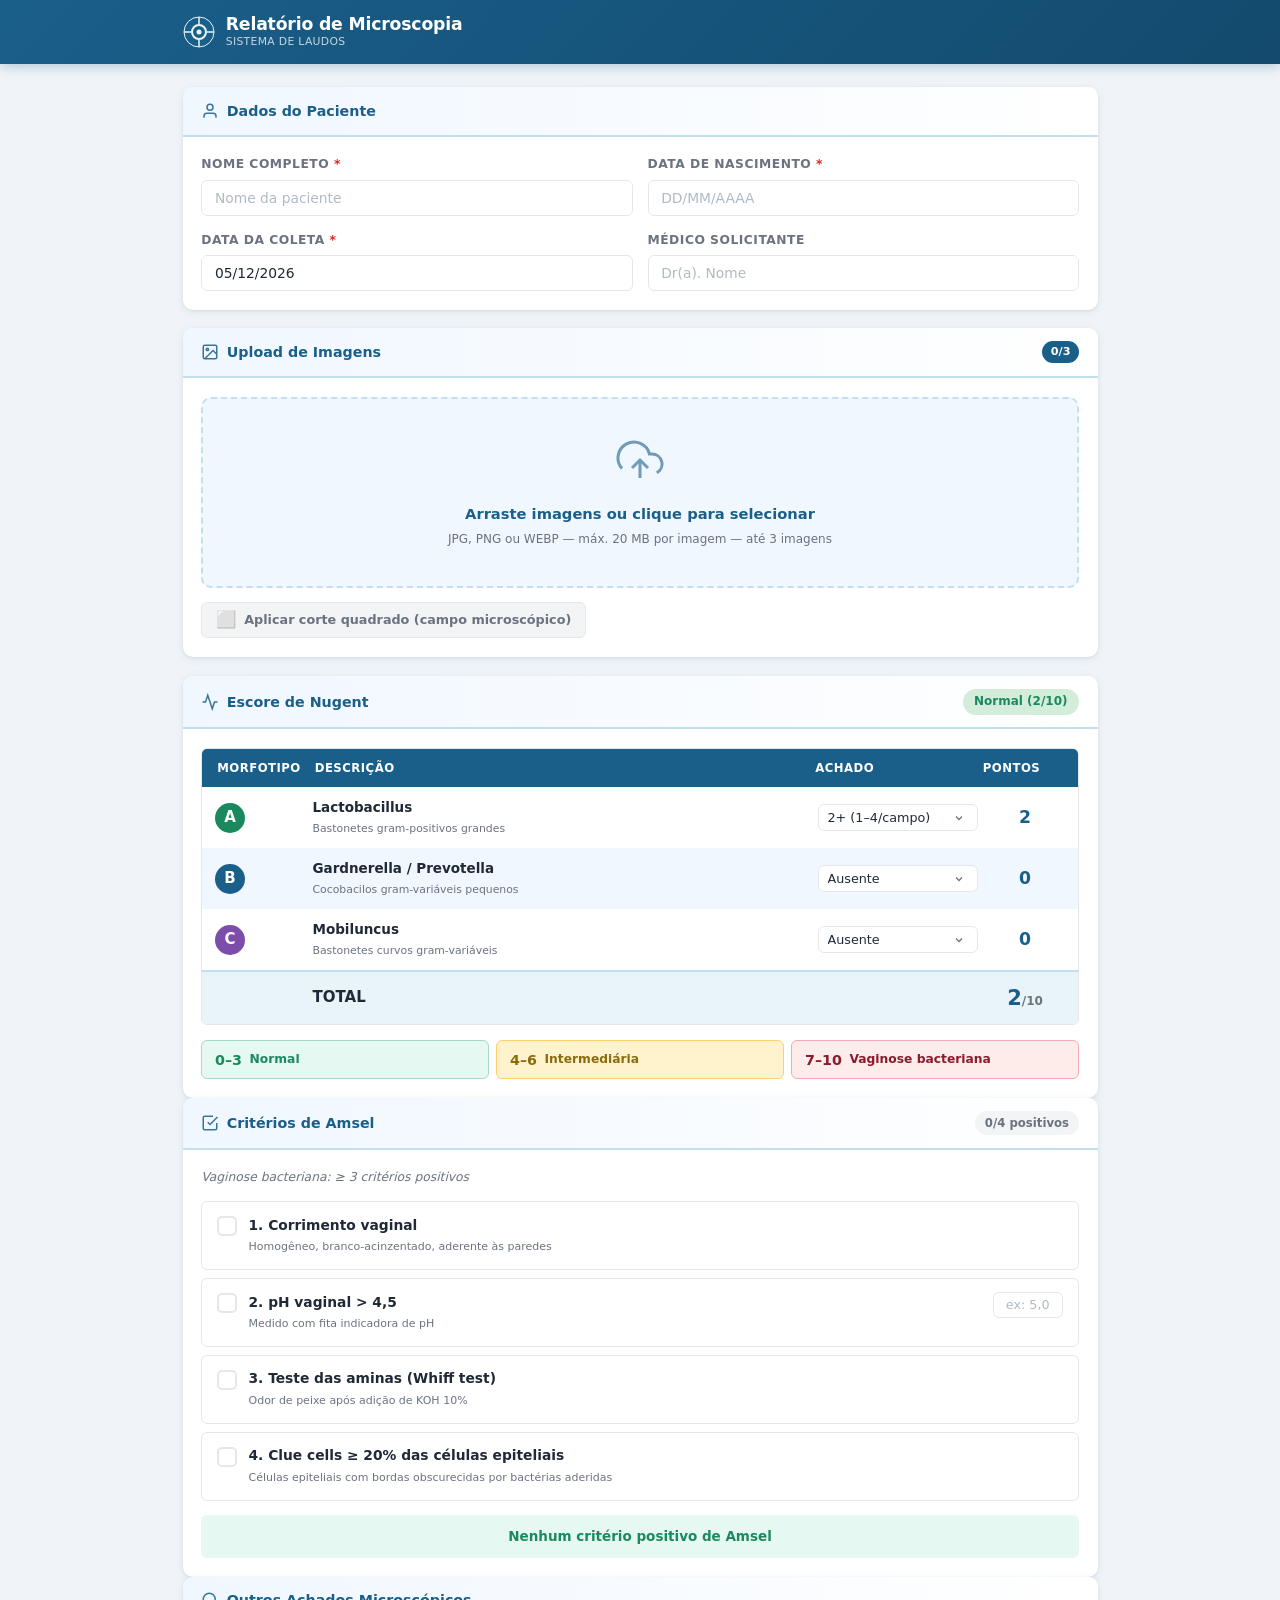
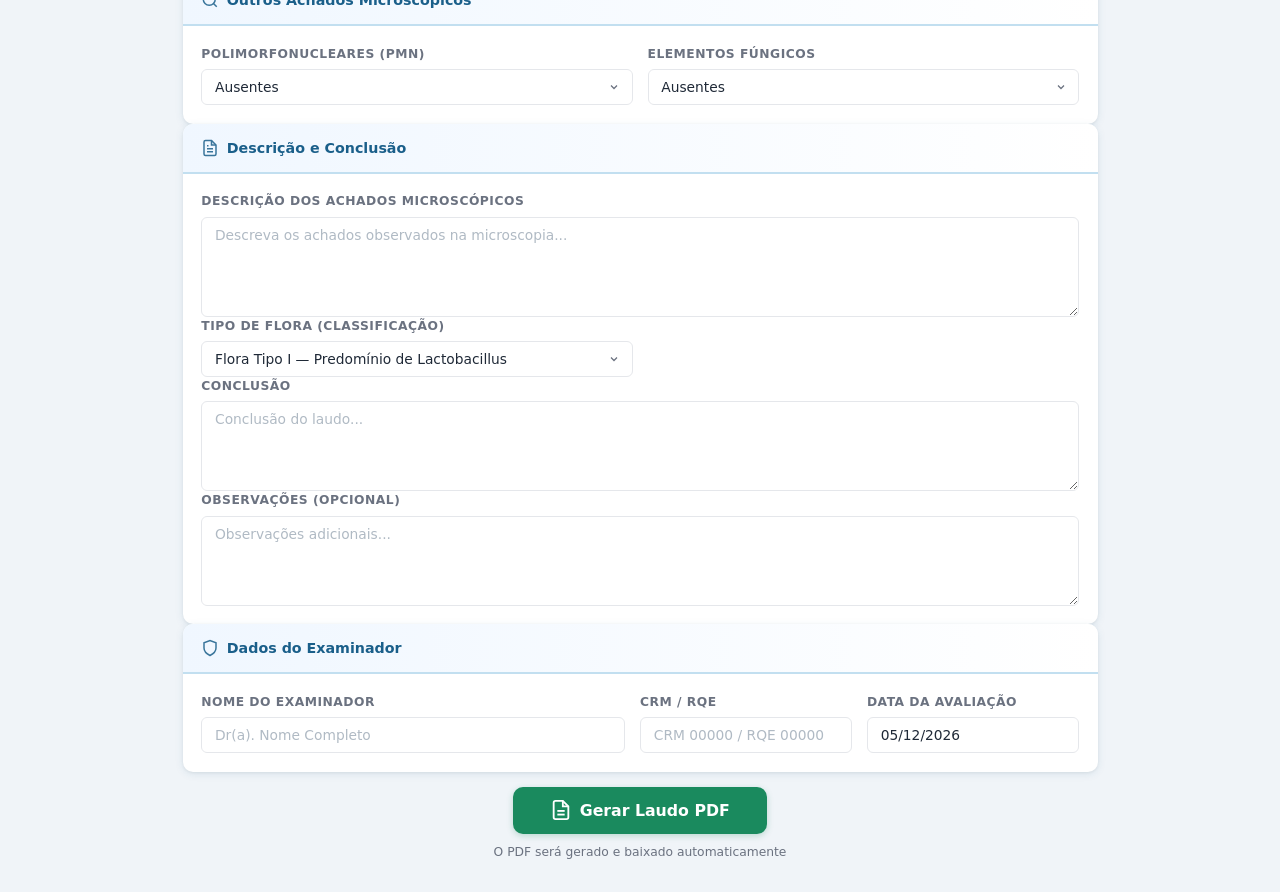
<file: static/index.html>
<!DOCTYPE html>
<html lang="pt-BR">
<head>
  <meta charset="UTF-8" />
  <meta name="viewport" content="width=device-width, initial-scale=1.0" />
  <title>Relatório de Microscopia</title>
  <meta name="theme-color" content="#1a5f8a">
  <meta name="apple-mobile-web-app-capable" content="yes">
  <meta name="apple-mobile-web-app-status-bar-style" content="black-translucent">
  <meta name="apple-mobile-web-app-title" content="Microscopia">
  <link rel="manifest" href="/static/manifest.json">
  <link rel="apple-touch-icon" href="/static/icon-192.png">
  <link rel="stylesheet" href="/static/style.css" />
</head>
<body>

<!-- HEADER -->
<header class="app-header">
  <div class="header-inner">
    <div class="header-logo">
      <svg width="32" height="32" viewBox="0 0 32 32" fill="none" aria-hidden="true">
        <circle cx="16" cy="16" r="15" fill="#1a5f8a" stroke="#e8f4f8" stroke-width="1"/>
        <circle cx="16" cy="16" r="7" fill="none" stroke="#e8f4f8" stroke-width="2"/>
        <circle cx="16" cy="16" r="2.5" fill="#e8f4f8"/>
        <line x1="16" y1="1" x2="16" y2="8" stroke="#e8f4f8" stroke-width="1.5"/>
        <line x1="16" y1="24" x2="16" y2="31" stroke="#e8f4f8" stroke-width="1.5"/>
        <line x1="1" y1="16" x2="8" y2="16" stroke="#e8f4f8" stroke-width="1.5"/>
        <line x1="24" y1="16" x2="31" y2="16" stroke="#e8f4f8" stroke-width="1.5"/>
      </svg>
      <div>
        <span class="header-title">Relatório de Microscopia</span>
        <span class="header-sub">Sistema de Laudos</span>
      </div>
    </div>
  </div>
</header>


<!-- MAIN CONTAINER -->
<main class="container" id="mainContent">

  <!-- CARD: DADOS DO PACIENTE -->
  <section class="card">
    <div class="card-header">
      <svg width="18" height="18" viewBox="0 0 24 24" fill="none" stroke="currentColor" stroke-width="2"><path d="M20 21v-2a4 4 0 0 0-4-4H8a4 4 0 0 0-4 4v2"/><circle cx="12" cy="7" r="4"/></svg>
      Dados do Paciente
    </div>
    <div class="card-body">
      <div class="form-grid-2">
        <div class="field">
          <label for="paciente">Nome completo <span class="req">*</span></label>
          <input type="text" id="paciente" placeholder="Nome da paciente" />
        </div>
        <div class="field">
          <label for="dataNascimento">Data de nascimento <span class="req">*</span></label>
          <input type="text" id="dataNascimento" placeholder="DD/MM/AAAA" maxlength="10" />
        </div>
        <div class="field">
          <label for="dataColeta">Data da coleta <span class="req">*</span></label>
          <input type="text" id="dataColeta" placeholder="DD/MM/AAAA" maxlength="10" />
        </div>
        <div class="field">
          <label for="solicitante">Médico solicitante</label>
          <input type="text" id="solicitante" placeholder="Dr(a). Nome" />
        </div>
      </div>
    </div>
  </section>

  <!-- CARD: UPLOAD DE IMAGENS -->
  <section class="card">
    <div class="card-header">
      <svg width="18" height="18" viewBox="0 0 24 24" fill="none" stroke="currentColor" stroke-width="2"><rect x="3" y="3" width="18" height="18" rx="2"/><circle cx="8.5" cy="8.5" r="1.5"/><polyline points="21 15 16 10 5 21"/></svg>
      Upload de Imagens <span class="badge-count" id="imageCount">0/3</span>
    </div>
    <div class="card-body">
      <div class="upload-zone" id="dropZone"
           ondragover="handleDragOver(event)"
           ondragleave="handleDragLeave(event)"
           ondrop="handleDrop(event)"
           onclick="document.getElementById('fileInput').click()">
        <svg class="upload-icon" width="48" height="48" viewBox="0 0 24 24" fill="none" stroke="currentColor" stroke-width="1.5">
          <polyline points="16 16 12 12 8 16"/><line x1="12" y1="12" x2="12" y2="21"/>
          <path d="M20.39 18.39A5 5 0 0 0 18 9h-1.26A8 8 0 1 0 3 16.3"/>
        </svg>
        <p class="upload-title">Arraste imagens ou clique para selecionar</p>
        <p class="upload-hint">JPG, PNG ou WEBP — máx. 20 MB por imagem — até 3 imagens</p>
        <input type="file" id="fileInput" accept="image/*" multiple style="display:none" onchange="handleFileSelect(event)" />
      </div>

      <div class="preview-strip" id="previewStrip" style="display:none">
        <div class="preview-list" id="previewList"></div>
      </div>

      <label class="circular-toggle" id="circularToggle">
        <input type="checkbox" id="circularCrop" onchange="renderPreviews()" />
        <span class="circular-toggle-icon">⬜</span>
        Aplicar corte quadrado (campo microscópico)
      </label>

    </div>
  </section>

  <!-- FORMULÁRIO DE LAUDO -->
  <div id="resultsSection">

    <!-- CARD: ESCORE DE NUGENT -->
    <section class="card">
      <div class="card-header">
        <svg width="18" height="18" viewBox="0 0 24 24" fill="none" stroke="currentColor" stroke-width="2"><polyline points="22 12 18 12 15 21 9 3 6 12 2 12"/></svg>
        Escore de Nugent
        <span class="score-badge" id="nugentBadge">—</span>
      </div>
      <div class="card-body">
        <div class="nugent-table">
          <div class="nugent-header">
            <span>Morfotipo</span><span>Descrição</span><span>Achado</span><span>Pontos</span>
          </div>

          <!-- Morfotipo A -->
          <div class="nugent-row">
            <span class="morfo-label morfo-a">A</span>
            <span class="morfo-desc">
              <strong>Lactobacillus</strong><br>
              <small>Bastonetes gram-positivos grandes</small>
            </span>
            <span>
              <select id="nugentA" onchange="updateNugentScore()" class="select-inline">
                <option value="4+">4+ (&gt;30/campo)</option>
                <option value="3+">3+ (5–30/campo)</option>
                <option value="2+" selected>2+ (1–4/campo)</option>
                <option value="1+">1+ (&lt;1/campo)</option>
                <option value="ausente">Ausente</option>
              </select>
            </span>
            <span class="pts-cell" id="ptsA">2</span>
          </div>

          <!-- Morfotipo B -->
          <div class="nugent-row nugent-row-alt">
            <span class="morfo-label morfo-b">B</span>
            <span class="morfo-desc">
              <strong>Gardnerella / Prevotella</strong><br>
              <small>Cocobacilos gram-variáveis pequenos</small>
            </span>
            <span>
              <select id="nugentB" onchange="updateNugentScore()" class="select-inline">
                <option value="ausente" selected>Ausente</option>
                <option value="1+">1+ (&lt;1/campo)</option>
                <option value="2+">2+ (1–4/campo)</option>
                <option value="3+">3+ (5–30/campo)</option>
                <option value="4+">4+ (&gt;30/campo)</option>
              </select>
            </span>
            <span class="pts-cell" id="ptsB">0</span>
          </div>

          <!-- Morfotipo C -->
          <div class="nugent-row">
            <span class="morfo-label morfo-c">C</span>
            <span class="morfo-desc">
              <strong>Mobiluncus</strong><br>
              <small>Bastonetes curvos gram-variáveis</small>
            </span>
            <span>
              <select id="nugentC" onchange="updateNugentScore()" class="select-inline">
                <option value="ausente" selected>Ausente</option>
                <option value="poucos">Poucos</option>
                <option value="muitos">Muitos</option>
              </select>
            </span>
            <span class="pts-cell" id="ptsC">0</span>
          </div>

          <!-- Total -->
          <div class="nugent-total-row">
            <span></span>
            <span><strong>TOTAL</strong></span>
            <span></span>
            <span class="total-pts" id="nugentTotal">2<small>/10</small></span>
          </div>
        </div>

        <div class="nugent-scale">
          <div class="scale-item scale-normal"><span>0–3</span> Normal</div>
          <div class="scale-item scale-inter"><span>4–6</span> Intermediária</div>
          <div class="scale-item scale-vb"><span>7–10</span> Vaginose bacteriana</div>
        </div>
      </div>
    </section>

    <!-- CARD: CRITÉRIOS DE AMSEL -->
    <section class="card">
      <div class="card-header">
        <svg width="18" height="18" viewBox="0 0 24 24" fill="none" stroke="currentColor" stroke-width="2"><path d="M9 11l3 3L22 4"/><path d="M21 12v7a2 2 0 0 1-2 2H5a2 2 0 0 1-2-2V5a2 2 0 0 1 2-2h11"/></svg>
        Critérios de Amsel
        <span class="amsel-count" id="amselCount">0/4 positivos</span>
      </div>
      <div class="card-body">
        <p class="amsel-rule">Vaginose bacteriana: ≥ 3 critérios positivos</p>

        <div class="amsel-list">
          <!-- Critério 1 -->
          <label class="amsel-item" id="amselItem1">
            <input type="checkbox" id="amselCorrimento" onchange="updateAmselCount()" />
            <span class="amsel-check"></span>
            <span class="amsel-text">
              <strong>1. Corrimento vaginal</strong><br>
              <small>Homogêneo, branco-acinzentado, aderente às paredes</small>
            </span>
          </label>

          <!-- Critério 2 -->
          <label class="amsel-item" id="amselItem2">
            <input type="checkbox" id="amselPh" onchange="updateAmselCount()" />
            <span class="amsel-check"></span>
            <span class="amsel-text">
              <strong>2. pH vaginal &gt; 4,5</strong><br>
              <small>Medido com fita indicadora de pH</small>
            </span>
            <span class="ph-field" onclick="event.stopPropagation()">
              <input type="text" id="amselPhValor" placeholder="ex: 5,0" maxlength="5" class="input-ph" />
            </span>
          </label>

          <!-- Critério 3 -->
          <label class="amsel-item" id="amselItem3">
            <input type="checkbox" id="amselWhiff" onchange="updateAmselCount()" />
            <span class="amsel-check"></span>
            <span class="amsel-text">
              <strong>3. Teste das aminas (Whiff test)</strong><br>
              <small>Odor de peixe após adição de KOH 10%</small>
            </span>
          </label>

          <!-- Critério 4 -->
          <label class="amsel-item" id="amselItem4">
            <input type="checkbox" id="amselClue" onchange="updateAmselCount()" />
            <span class="amsel-check"></span>
            <span class="amsel-text">
              <strong>4. Clue cells ≥ 20% das células epiteliais</strong><br>
              <small>Células epiteliais com bordas obscurecidas por bactérias aderidas</small>
            </span>
          </label>
        </div>

        <div class="amsel-result" id="amselResult">
          <span id="amselResultText">Insuficiente para diagnóstico de vaginose bacteriana</span>
        </div>
      </div>
    </section>

    <!-- CARD: OUTROS ACHADOS -->
    <section class="card">
      <div class="card-header">
        <svg width="18" height="18" viewBox="0 0 24 24" fill="none" stroke="currentColor" stroke-width="2"><circle cx="11" cy="11" r="8"/><line x1="21" y1="21" x2="16.65" y2="16.65"/></svg>
        Outros Achados Microscópicos
      </div>
      <div class="card-body">
        <div class="form-grid-2">
          <div class="field">
            <label for="polimorfonucleares">Polimorfonucleares (PMN)</label>
            <select id="polimorfonucleares" class="select-field">
              <option value="ausentes">Ausentes</option>
              <option value="raros">Raros</option>
              <option value="moderados">Moderados</option>
              <option value="abundantes">Abundantes</option>
            </select>
          </div>
          <div class="field">
            <label for="elementosFungicos">Elementos fúngicos</label>
            <select id="elementosFungicos" class="select-field">
              <option value="ausentes">Ausentes</option>
              <option value="hifas">Hifas presentes</option>
              <option value="esporos">Esporos presentes</option>
              <option value="hifas e esporos">Hifas e esporos presentes</option>
            </select>
          </div>
        </div>
      </div>
    </section>

    <!-- CARD: DESCRIÇÃO E CONCLUSÃO -->
    <section class="card">
      <div class="card-header">
        <svg width="18" height="18" viewBox="0 0 24 24" fill="none" stroke="currentColor" stroke-width="2"><path d="M14 2H6a2 2 0 0 0-2 2v16a2 2 0 0 0 2 2h12a2 2 0 0 0 2-2V8z"/><polyline points="14 2 14 8 20 8"/><line x1="16" y1="13" x2="8" y2="13"/><line x1="16" y1="17" x2="8" y2="17"/><polyline points="10 9 9 9 8 9"/></svg>
        Descrição e Conclusão
      </div>
      <div class="card-body">
        <div class="field">
          <label for="descricao">Descrição dos achados microscópicos</label>
          <textarea id="descricao" rows="5" placeholder="Descreva os achados observados na microscopia..."></textarea>
        </div>

        <div class="form-grid-2">
          <div class="field">
            <label for="floraType">Tipo de flora (classificação)</label>
            <select id="floraType" class="select-field">
              <option value="I">Flora Tipo I — Predomínio de Lactobacillus</option>
              <option value="II">Flora Tipo II — Flora mista com Lactobacillus predominante</option>
              <option value="III">Flora Tipo III — Flora mista sem Lactobacillus predominante</option>
              <option value="IV">Flora Tipo IV — Ausência de Lactobacillus</option>
            </select>
          </div>
        </div>

        <div class="field">
          <label for="conclusao">Conclusão</label>
          <textarea id="conclusao" rows="4" placeholder="Conclusão do laudo..."></textarea>
        </div>

        <div class="field">
          <label for="observacoes">Observações (opcional)</label>
          <textarea id="observacoes" rows="2" placeholder="Observações adicionais..."></textarea>
        </div>
      </div>
    </section>

    <!-- CARD: EXAMINADOR -->
    <section class="card">
      <div class="card-header">
        <svg width="18" height="18" viewBox="0 0 24 24" fill="none" stroke="currentColor" stroke-width="2"><path d="M12 22s8-4 8-10V5l-8-3-8 3v7c0 6 8 10 8 10z"/></svg>
        Dados do Examinador
      </div>
      <div class="card-body">
        <div class="form-grid-3">
          <div class="field field-span-1">
            <label for="examinador">Nome do examinador</label>
            <input type="text" id="examinador" placeholder="Dr(a). Nome Completo" />
          </div>
          <div class="field">
            <label for="crm">CRM / RQE</label>
            <input type="text" id="crm" placeholder="CRM 00000 / RQE 00000" />
          </div>
          <div class="field">
            <label for="dataAvaliacao">Data da avaliação</label>
            <input type="text" id="dataAvaliacao" placeholder="DD/MM/AAAA" maxlength="10" />
          </div>
        </div>
      </div>
    </section>

    <!-- GENERATE PDF BUTTON -->
    <div class="pdf-action-row">
      <button class="btn btn-success btn-large" onclick="generatePDF()" id="pdfBtn">
        <svg width="22" height="22" viewBox="0 0 24 24" fill="none" stroke="currentColor" stroke-width="2"><path d="M14 2H6a2 2 0 0 0-2 2v16a2 2 0 0 0 2 2h12a2 2 0 0 0 2-2V8z"/><polyline points="14 2 14 8 20 8"/><line x1="16" y1="13" x2="8" y2="13"/><line x1="16" y1="17" x2="8" y2="17"/></svg>
        <span id="pdfBtnText">Gerar Laudo PDF</span>
        <span class="spinner" id="pdfSpinner" style="display:none"></span>
      </button>
      <p class="pdf-hint">O PDF será gerado e baixado automaticamente</p>
    </div>

  </div><!-- end resultsSection -->
</main>

<!-- TOAST CONTAINER -->
<div class="toast-container" id="toastContainer"></div>

<script src="/static/app.js"></script>
</body>
</html>
</file>
<file: static/style.css>
/* ============================================================
   MICROSCOPIA VAGINAL — SISTEMA DE LAUDOS
   CSS Principal
   ============================================================ */

/* --- Variables --- */
:root {
  --blue:        #1a5f8a;
  --blue-dark:   #134a6e;
  --blue-light:  #e8f4f8;
  --blue-mid:    #c2dff0;
  --blue-pale:   #f0f7ff;
  --green:       #1a8a5e;
  --green-light: #e6f8f2;
  --green-bg:    #d4edda;
  --yellow:      #8a6d0a;
  --yellow-light:#fff3cd;
  --yellow-bg:   #ffeeba;
  --red:         #8a1a2e;
  --red-light:   #fdecea;
  --red-bg:      #f8d7da;
  --grey:        #6b7280;
  --grey-light:  #f3f4f6;
  --grey-border: #e5e7eb;
  --text:        #1f2937;
  --text-light:  #6b7280;
  --radius:      10px;
  --radius-sm:   6px;
  --shadow:      0 2px 8px rgba(26,95,138,.10), 0 1px 3px rgba(0,0,0,.06);
  --shadow-lg:   0 4px 20px rgba(26,95,138,.15), 0 2px 8px rgba(0,0,0,.08);
  --transition:  .18s ease;
}

/* --- Reset & Base --- */
*, *::before, *::after { box-sizing: border-box; margin: 0; padding: 0; }

html { font-size: 15px; scroll-behavior: smooth; }

body {
  font-family: 'Segoe UI', system-ui, -apple-system, sans-serif;
  background: #f0f4f8;
  color: var(--text);
  line-height: 1.55;
  min-height: 100vh;
}

a { color: var(--blue); }
a:hover { text-decoration: underline; }

/* --- Header --- */
.app-header {
  background: linear-gradient(135deg, var(--blue) 0%, var(--blue-dark) 100%);
  color: #fff;
  position: sticky;
  top: 0;
  z-index: 100;
  box-shadow: 0 2px 12px rgba(26,95,138,.3);
}

.header-inner {
  max-width: 960px;
  margin: 0 auto;
  padding: .9rem 1.5rem;
  display: flex;
  align-items: center;
  justify-content: space-between;
  gap: 1rem;
}

.header-logo {
  display: flex;
  align-items: center;
  gap: .75rem;
}

.header-title {
  display: block;
  font-size: 1.15rem;
  font-weight: 700;
  letter-spacing: -.01em;
  line-height: 1.2;
}

.header-sub {
  display: block;
  font-size: .72rem;
  opacity: .75;
  letter-spacing: .03em;
  text-transform: uppercase;
}

/* --- Settings Panel --- */
.settings-panel {
  background: #fff;
  border-bottom: 2px solid var(--blue-mid);
  box-shadow: var(--shadow);
  animation: slideDown .2s ease;
}

@keyframes slideDown {
  from { opacity: 0; transform: translateY(-8px); }
  to   { opacity: 1; transform: translateY(0); }
}

.settings-inner {
  max-width: 960px;
  margin: 0 auto;
  padding: 1.5rem;
}

.settings-inner h3 {
  font-size: 1rem;
  color: var(--blue);
  margin-bottom: .4rem;
}

.settings-hint {
  font-size: .82rem;
  color: var(--grey);
  margin-bottom: 1rem;
}

.api-key-row {
  display: flex;
  gap: .5rem;
}

.api-key-row input { flex: 1; }

.settings-actions {
  display: flex;
  gap: .75rem;
  margin-top: 1rem;
}

/* --- Main Container --- */
.container {
  max-width: 960px;
  margin: 0 auto;
  padding: 1.5rem;
  display: flex;
  flex-direction: column;
  gap: 1.25rem;
}

/* --- Cards --- */
.card {
  background: #fff;
  border-radius: var(--radius);
  box-shadow: var(--shadow);
  overflow: hidden;
  transition: box-shadow var(--transition);
}

.card:hover { box-shadow: var(--shadow-lg); }

.card-header {
  background: linear-gradient(90deg, var(--blue-pale) 0%, #fff 100%);
  border-bottom: 2px solid var(--blue-mid);
  padding: .85rem 1.25rem;
  font-size: .95rem;
  font-weight: 700;
  color: var(--blue);
  display: flex;
  align-items: center;
  gap: .5rem;
}

.card-header svg { flex-shrink: 0; opacity: .85; }

.card-body { padding: 1.25rem; }

/* --- Form grids --- */
.form-grid-2 {
  display: grid;
  grid-template-columns: 1fr 1fr;
  gap: 1rem;
}

.form-grid-3 {
  display: grid;
  grid-template-columns: 2fr 1fr 1fr;
  gap: 1rem;
}

.field { display: flex; flex-direction: column; gap: .35rem; }

.field label {
  font-size: .82rem;
  font-weight: 600;
  color: var(--grey);
  text-transform: uppercase;
  letter-spacing: .04em;
}

.req { color: #dc2626; }

/* --- Inputs & Selects --- */
input[type="text"],
input[type="password"],
input[type="email"],
textarea,
select {
  width: 100%;
  padding: .6rem .85rem;
  border: 1.5px solid var(--grey-border);
  border-radius: var(--radius-sm);
  font-size: .92rem;
  color: var(--text);
  background: #fff;
  transition: border-color var(--transition), box-shadow var(--transition);
  font-family: inherit;
  outline: none;
}

input:focus,
textarea:focus,
select:focus {
  border-color: var(--blue);
  box-shadow: 0 0 0 3px rgba(26,95,138,.12);
}

input::placeholder,
textarea::placeholder { color: #b0bac4; }

textarea { resize: vertical; min-height: 90px; }

select { cursor: pointer; appearance: none; background-image: url("data:image/svg+xml,%3Csvg xmlns='http://www.w3.org/2000/svg' width='12' height='12' viewBox='0 0 24 24' fill='none' stroke='%236b7280' stroke-width='2.5'%3E%3Cpolyline points='6 9 12 15 18 9'/%3E%3C/svg%3E"); background-repeat: no-repeat; background-position: right .75rem center; padding-right: 2rem; }

.select-field { margin: 0; }

/* --- Buttons --- */
.btn {
  display: inline-flex;
  align-items: center;
  gap: .5rem;
  padding: .6rem 1.25rem;
  border-radius: var(--radius-sm);
  font-size: .92rem;
  font-weight: 600;
  cursor: pointer;
  border: none;
  transition: background var(--transition), transform var(--transition), box-shadow var(--transition);
  text-decoration: none;
  font-family: inherit;
}

.btn:active { transform: scale(.97); }

.btn-primary {
  background: var(--blue);
  color: #fff;
  box-shadow: 0 2px 6px rgba(26,95,138,.25);
}
.btn-primary:hover { background: var(--blue-dark); box-shadow: 0 4px 12px rgba(26,95,138,.35); }
.btn-primary:disabled { background: #9cb8d0; cursor: not-allowed; box-shadow: none; transform: none; }

.btn-success {
  background: var(--green);
  color: #fff;
  box-shadow: 0 2px 6px rgba(26,138,94,.25);
}
.btn-success:hover { background: #156e4c; box-shadow: 0 4px 12px rgba(26,138,94,.35); }

.btn-outline {
  background: transparent;
  color: var(--blue);
  border: 1.5px solid var(--blue);
}
.btn-outline:hover { background: var(--blue-light); }

.btn-sm {
  padding: .4rem .85rem;
  font-size: .82rem;
}

.btn-icon {
  display: inline-flex;
  align-items: center;
  gap: .4rem;
  padding: .5rem .9rem;
  border-radius: var(--radius-sm);
  background: rgba(255,255,255,.15);
  color: #fff;
  border: 1px solid rgba(255,255,255,.3);
  cursor: pointer;
  font-size: .85rem;
  font-weight: 600;
  transition: background var(--transition);
  font-family: inherit;
}
.btn-icon:hover { background: rgba(255,255,255,.25); }

.btn-icon-wrap { display: flex; align-items: center; }

.btn-large {
  padding: .85rem 2.5rem;
  font-size: 1.05rem;
  border-radius: var(--radius);
}

/* --- Spinner --- */
.spinner {
  display: inline-block;
  width: 18px;
  height: 18px;
  border: 2.5px solid rgba(255,255,255,.35);
  border-top-color: #fff;
  border-radius: 50%;
  animation: spin .65s linear infinite;
  flex-shrink: 0;
}

@keyframes spin { to { transform: rotate(360deg); } }

/* --- Badge & Count --- */
.badge-count {
  margin-left: auto;
  background: var(--blue);
  color: #fff;
  font-size: .75rem;
  font-weight: 700;
  padding: .15rem .55rem;
  border-radius: 20px;
}

/* --- Upload Zone --- */
.upload-zone {
  border: 2px dashed var(--blue-mid);
  border-radius: var(--radius);
  padding: 2.5rem 1.5rem;
  text-align: center;
  cursor: pointer;
  transition: background var(--transition), border-color var(--transition);
  background: var(--blue-pale);
}

.upload-zone:hover, .upload-zone.drag-over {
  border-color: var(--blue);
  background: var(--blue-light);
}

.upload-zone.drag-over { transform: scale(1.01); }

.upload-icon {
  color: var(--blue);
  opacity: .6;
  margin-bottom: .75rem;
}

.upload-title {
  font-size: .98rem;
  font-weight: 600;
  color: var(--blue);
  margin-bottom: .3rem;
}

.upload-hint {
  font-size: .8rem;
  color: var(--grey);
}

/* --- Preview Strip --- */
.preview-strip {
  margin-top: 1rem;
}

.preview-list {
  display: flex;
  gap: .85rem;
  flex-wrap: wrap;
}

.preview-item {
  position: relative;
  border-radius: var(--radius-sm);
  overflow: hidden;
  box-shadow: var(--shadow);
  flex-shrink: 0;
}

.preview-item img {
  width: 120px;
  height: 90px;
  object-fit: cover;
  display: block;
}

.preview-remove {
  position: absolute;
  top: 4px;
  right: 4px;
  width: 22px;
  height: 22px;
  border-radius: 50%;
  background: rgba(220, 38, 38, .85);
  color: #fff;
  border: none;
  cursor: pointer;
  font-size: 14px;
  font-weight: 700;
  display: flex;
  align-items: center;
  justify-content: center;
  line-height: 1;
  transition: background var(--transition);
}

.preview-remove:hover { background: #b91c1c; }

.preview-label {
  background: rgba(0,0,0,.5);
  color: #fff;
  font-size: .65rem;
  padding: .2rem .4rem;
  text-align: center;
  white-space: nowrap;
  overflow: hidden;
  text-overflow: ellipsis;
  max-width: 120px;
}

.preview-uploading {
  position: absolute;
  inset: 0;
  background: rgba(26,95,138,.65);
  display: flex;
  align-items: center;
  justify-content: center;
}

/* --- Circular Toggle --- */
.circular-toggle {
  display: inline-flex;
  align-items: center;
  gap: .5rem;
  margin-top: .9rem;
  padding: .5rem .9rem;
  border-radius: var(--radius-sm);
  border: 1.5px solid var(--grey-border);
  background: var(--grey-light);
  cursor: pointer;
  font-size: .85rem;
  font-weight: 600;
  color: var(--grey);
  transition: background var(--transition), border-color var(--transition), color var(--transition);
  user-select: none;
}

.circular-toggle input[type="checkbox"] { display: none; }

.circular-toggle:has(input:checked) {
  background: var(--blue-pale);
  border-color: var(--blue);
  color: var(--blue);
}

.circular-toggle-icon {
  font-size: 1.1rem;
  line-height: 1;
}

/* --- Square Crop Preview --- */
.preview-item.circular img {
  width: 90px;
  height: 90px;
  object-fit: cover;
  border-radius: 4px;
}

/* --- Upload Actions --- */
.upload-actions {
  display: flex;
  align-items: center;
  gap: 1rem;
  margin-top: 1.25rem;
}

.btn-analyze {
  min-width: 200px;
  justify-content: center;
}

.analyze-hint {
  font-size: .82rem;
  color: var(--grey);
}

/* --- Nugent Table --- */
.nugent-table {
  border-radius: var(--radius-sm);
  overflow: hidden;
  border: 1.5px solid var(--grey-border);
  margin-bottom: 1rem;
}

.nugent-header {
  display: grid;
  grid-template-columns: 90px 1fr 160px 80px;
  background: var(--blue);
  color: #fff;
  font-size: .78rem;
  font-weight: 700;
  text-transform: uppercase;
  letter-spacing: .04em;
  padding: 10px 1rem;
  gap: .5rem;
}

.nugent-row, .nugent-row-alt {
  display: grid;
  grid-template-columns: 90px 1fr 160px 80px;
  align-items: center;
  padding: .65rem .85rem;
  gap: .5rem;
}

.nugent-row { background: #fff; }
.nugent-row-alt { background: var(--blue-pale); }

.morfo-label {
  display: inline-flex;
  align-items: center;
  justify-content: center;
  width: 30px;
  height: 30px;
  border-radius: 50%;
  font-weight: 800;
  font-size: 1rem;
  color: #fff;
}

.morfo-a { background: var(--green); }
.morfo-b { background: var(--blue); }
.morfo-c { background: #7c4daa; }

.morfo-desc { font-size: .87rem; }
.morfo-desc strong { font-size: .9rem; }
.morfo-desc small { color: var(--grey); }

.pts-cell {
  font-size: 1.15rem;
  font-weight: 700;
  color: var(--blue);
  text-align: center;
}

.nugent-total-row {
  display: grid;
  grid-template-columns: 90px 1fr 160px 80px;
  align-items: center;
  padding: .65rem .85rem;
  gap: .5rem;
  background: var(--blue-light);
  border-top: 2px solid var(--blue-mid);
}

.total-pts {
  font-size: 1.4rem;
  font-weight: 800;
  color: var(--blue);
  text-align: center;
}

.total-pts small {
  font-size: .8rem;
  font-weight: 600;
  color: var(--grey);
}

.select-inline {
  width: 100%;
  padding: .35rem .6rem;
  font-size: .85rem;
}

/* --- Nugent Scale --- */
.nugent-scale {
  display: flex;
  gap: .5rem;
  flex-wrap: wrap;
}

.scale-item {
  flex: 1;
  min-width: 120px;
  padding: .5rem .85rem;
  border-radius: var(--radius-sm);
  font-size: .82rem;
  font-weight: 600;
  display: flex;
  align-items: center;
  gap: .5rem;
}

.scale-item span {
  font-size: .95rem;
  font-weight: 800;
}

.scale-normal { background: var(--green-light); color: var(--green); border: 1.5px solid #a7d9c4; }
.scale-inter  { background: var(--yellow-light); color: var(--yellow); border: 1.5px solid #ffd06b; }
.scale-vb     { background: var(--red-light); color: var(--red); border: 1.5px solid #f5a8b4; }

/* --- Score Badge --- */
.score-badge {
  margin-left: auto;
  padding: .25rem .75rem;
  border-radius: 20px;
  font-size: .8rem;
  font-weight: 700;
}

.score-badge.normal { background: var(--green-bg); color: var(--green); }
.score-badge.inter  { background: var(--yellow-bg); color: var(--yellow); }
.score-badge.vb     { background: var(--red-bg); color: var(--red); }
.score-badge.empty  { background: var(--grey-light); color: var(--grey); }

/* --- Amsel --- */
.amsel-rule {
  font-size: .82rem;
  color: var(--grey);
  margin-bottom: .9rem;
  font-style: italic;
}

.amsel-list {
  display: flex;
  flex-direction: column;
  gap: .5rem;
}

.amsel-item {
  display: flex;
  align-items: flex-start;
  gap: .75rem;
  padding: .85rem 1rem;
  border: 1.5px solid var(--grey-border);
  border-radius: var(--radius-sm);
  cursor: pointer;
  transition: background var(--transition), border-color var(--transition);
  background: #fff;
}

.amsel-item:hover { background: var(--blue-pale); border-color: var(--blue-mid); }
.amsel-item.is-positive { background: var(--green-light); border-color: #6fcfb0; }

.amsel-item input[type="checkbox"] { display: none; }

.amsel-check {
  flex-shrink: 0;
  width: 20px;
  height: 20px;
  border-radius: 5px;
  border: 2px solid var(--grey-border);
  background: #fff;
  margin-top: .1rem;
  display: flex;
  align-items: center;
  justify-content: center;
  transition: all var(--transition);
}

.amsel-item.is-positive .amsel-check {
  background: var(--green);
  border-color: var(--green);
}

.amsel-item.is-positive .amsel-check::after {
  content: '';
  width: 11px;
  height: 7px;
  border-left: 2.5px solid #fff;
  border-bottom: 2.5px solid #fff;
  transform: rotate(-45deg) translate(0px, -1px);
  display: block;
}

.amsel-text { flex: 1; font-size: .88rem; }
.amsel-text strong { font-size: .92rem; }
.amsel-text small { color: var(--grey); }

.ph-field { display: flex; align-items: center; }

.input-ph {
  width: 70px !important;
  padding: .3rem .5rem !important;
  font-size: .85rem !important;
  text-align: center;
}

.amsel-count {
  margin-left: auto;
  background: var(--grey-light);
  color: var(--grey);
  font-size: .78rem;
  font-weight: 700;
  padding: .2rem .65rem;
  border-radius: 20px;
  transition: all var(--transition);
}

.amsel-count.positive { background: var(--green-bg); color: var(--green); }

.amsel-result {
  margin-top: .9rem;
  padding: .75rem 1rem;
  border-radius: var(--radius-sm);
  font-size: .9rem;
  font-weight: 600;
  background: var(--grey-light);
  color: var(--grey);
  text-align: center;
  transition: all var(--transition);
}

.amsel-result.vb { background: var(--red-light); color: var(--red); }
.amsel-result.normal { background: var(--green-light); color: var(--green); }

/* --- PDF Action Row --- */
.pdf-action-row {
  display: flex;
  flex-direction: column;
  align-items: center;
  gap: .6rem;
  padding: 1rem 0 .5rem;
}

.pdf-hint {
  font-size: .82rem;
  color: var(--grey);
}

/* --- Toast --- */
.toast-container {
  position: fixed;
  bottom: 1.5rem;
  right: 1.5rem;
  display: flex;
  flex-direction: column;
  gap: .6rem;
  z-index: 9999;
}

.toast {
  display: flex;
  align-items: flex-start;
  gap: .65rem;
  padding: .85rem 1.1rem;
  border-radius: var(--radius-sm);
  box-shadow: var(--shadow-lg);
  font-size: .88rem;
  font-weight: 500;
  min-width: 280px;
  max-width: 400px;
  animation: toastIn .25s ease;
  position: relative;
  overflow: hidden;
}

@keyframes toastIn {
  from { opacity: 0; transform: translateX(30px); }
  to   { opacity: 1; transform: translateX(0); }
}

.toast.fadeout { animation: toastOut .3s ease forwards; }

@keyframes toastOut {
  to { opacity: 0; transform: translateX(30px); }
}

.toast-success { background: #fff; border-left: 4px solid var(--green); color: var(--green); }
.toast-error   { background: #fff; border-left: 4px solid #dc2626; color: #b91c1c; }
.toast-info    { background: #fff; border-left: 4px solid var(--blue); color: var(--blue); }
.toast-warn    { background: #fff; border-left: 4px solid #d97706; color: #b45309; }

.toast-icon { font-size: 1.1rem; flex-shrink: 0; margin-top: .05rem; }
.toast-msg  { flex: 1; line-height: 1.4; }

.toast-close {
  background: none;
  border: none;
  cursor: pointer;
  color: inherit;
  opacity: .6;
  font-size: 1.1rem;
  padding: 0;
  line-height: 1;
  flex-shrink: 0;
}

.toast-close:hover { opacity: 1; }

/* --- Responsive --- */
@media (max-width: 700px) {
  .header-inner { flex-wrap: wrap; }
  .btn-icon { font-size: .78rem; padding: .4rem .7rem; }

  .form-grid-2,
  .form-grid-3 { grid-template-columns: 1fr; }

  .nugent-header,
  .nugent-row,
  .nugent-row-alt,
  .nugent-total-row {
    grid-template-columns: 70px 1fr 120px 60px;
    font-size: .8rem;
  }

  .container { padding: 1rem; gap: 1rem; }

  .upload-actions { flex-direction: column; align-items: flex-start; }
  .btn-analyze { width: 100%; }

  .toast { min-width: 220px; max-width: 95vw; }
  .toast-container { right: .75rem; left: .75rem; }

  .nugent-scale { flex-direction: column; }
  .scale-item { min-width: unset; }

  .pdf-action-row { padding: .5rem 0; }
  .btn-large { width: 100%; justify-content: center; }
}

@media (max-width: 480px) {
  .morfo-desc small { display: none; }
  .header-sub { display: none; }
}
</file>
